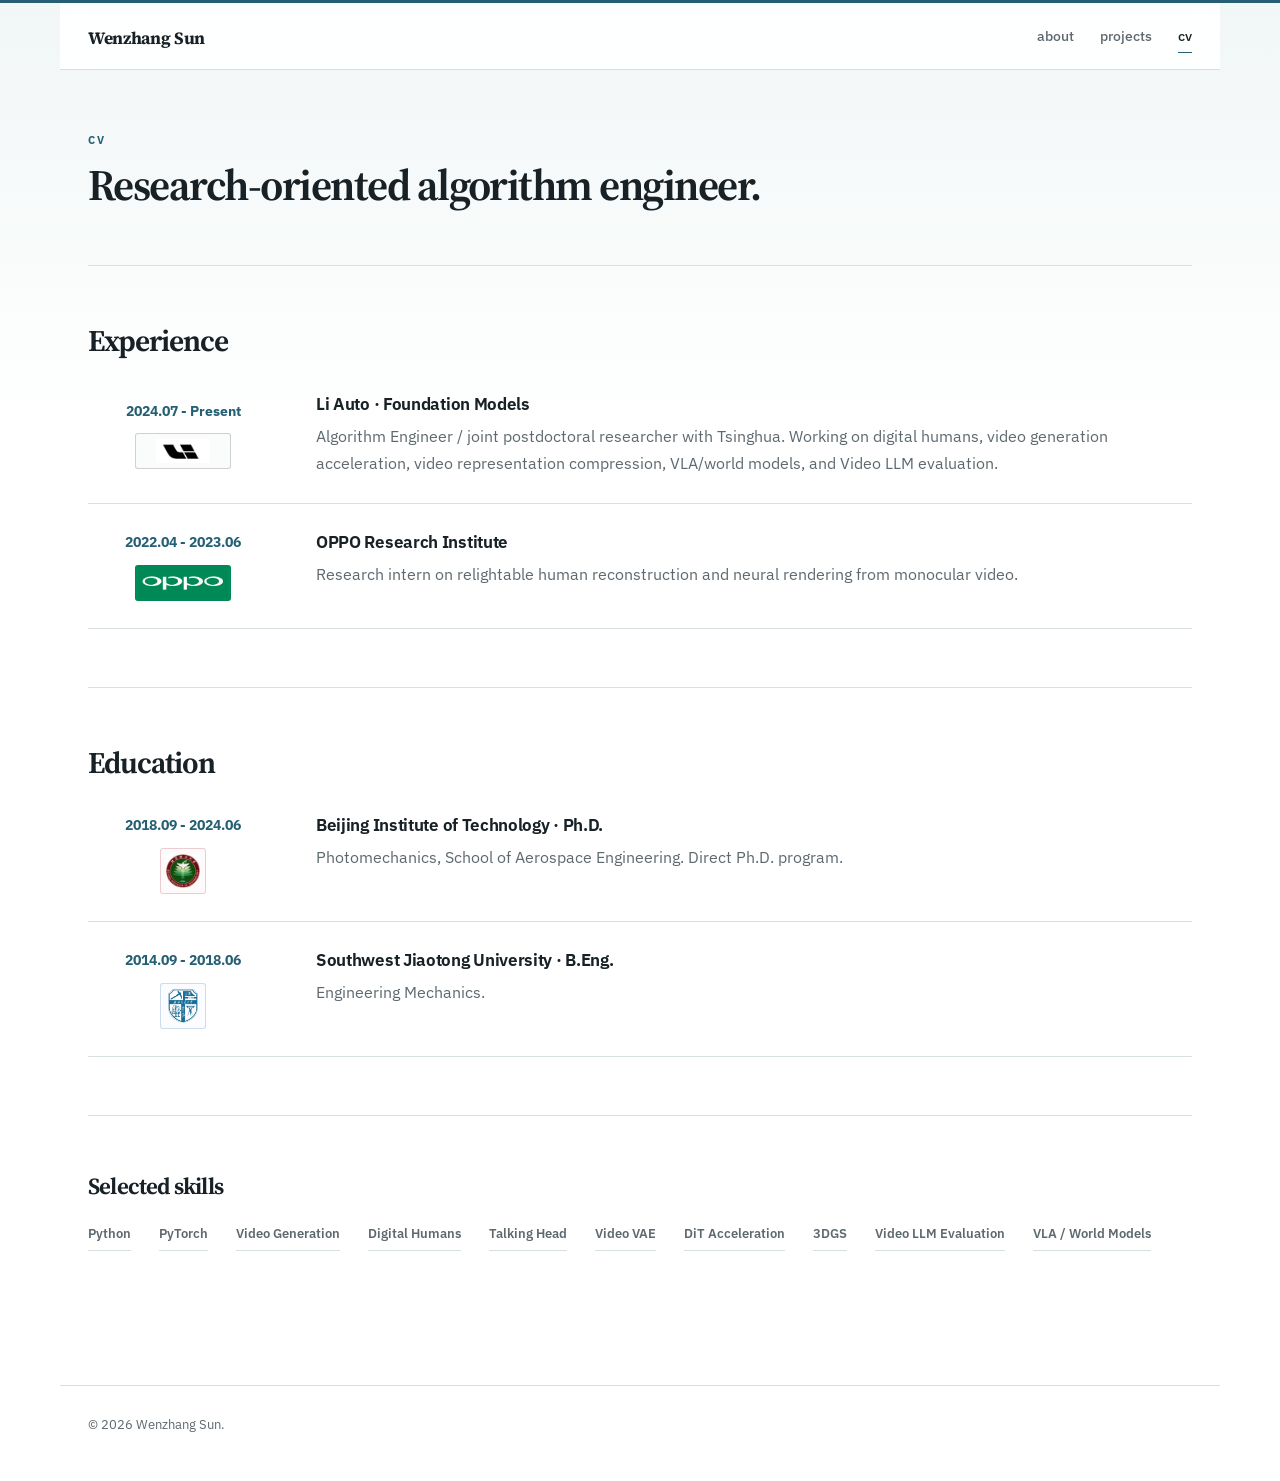
<file: pages/cv.html>
<!doctype html>
<html lang="en">
  <head>
    <meta charset="utf-8" />
    <meta name="viewport" content="width=device-width, initial-scale=1" />
    <title>CV | Wenzhang Sun</title>
    <link rel="preconnect" href="https://fonts.googleapis.com" />
    <link rel="preconnect" href="https://fonts.gstatic.com" crossorigin />
    <link href="https://fonts.googleapis.com/css2?family=IBM+Plex+Sans:ital,wght@0,400;0,500;0,600;0,700;1,400&family=Noto+Serif+SC:wght@600;700&family=Source+Serif+4:opsz,wght@8..60,600;8..60,700&display=swap" rel="stylesheet" />
    <link rel="stylesheet" href="../assets/css/main.css?v=20261117-home-publications" />
  </head>
  <body>
    <header class="site-header">
      <a class="brand" href="../index.html">Wenzhang Sun</a>
      <nav>
        <a href="../index.html">about</a>
        <a href="../projects/index.html">projects</a>
        <a class="active" href="./cv.html">cv</a>
      </nav>
    </header>
    <main class="page">
      <section class="page-hero">
        <p class="kicker">cv</p>
        <h1>Research-oriented algorithm engineer.</h1>
      </section>

      <section class="cv-section">
        <h2>Experience</h2>
        <div class="cv-item"><div class="cv-meta"><time>2024.07 - Present</time><span class="cv-logo cv-logo-wordmark cv-logo-li"><img src="../assets/img/logos/li-auto-logo.png" width="96" height="36" alt="Li Auto logo" /></span></div><div><h3>Li Auto · Foundation Models</h3><p>Algorithm Engineer / joint postdoctoral researcher with Tsinghua. Working on digital humans, video generation acceleration, video representation compression, VLA/world models, and Video LLM evaluation.</p></div></div>
        <div class="cv-item"><div class="cv-meta"><time>2022.04 - 2023.06</time><span class="cv-logo cv-logo-wordmark cv-logo-oppo"><img src="../assets/img/logos/oppo-logo.png" width="96" height="36" alt="OPPO logo" /></span></div><div><h3>OPPO Research Institute</h3><p>Research intern on relightable human reconstruction and neural rendering from monocular video.</p></div></div>
      </section>

      <section class="cv-section">
        <h2>Education</h2>
        <div class="cv-item"><div class="cv-meta"><time>2018.09 - 2024.06</time><span class="cv-logo cv-logo-image cv-logo-bit"><img src="../assets/img/logos/bit-logo.png" width="46" height="46" alt="Beijing Institute of Technology logo" /></span></div><div><h3>Beijing Institute of Technology · Ph.D.</h3><p>Photomechanics, School of Aerospace Engineering. Direct Ph.D. program.</p></div></div>
        <div class="cv-item"><div class="cv-meta"><time>2014.09 - 2018.06</time><span class="cv-logo cv-logo-image cv-logo-swjtu"><img src="../assets/img/logos/swjtu-logo.png" width="46" height="46" alt="Southwest Jiaotong University logo" /></span></div><div><h3>Southwest Jiaotong University · B.Eng.</h3><p>Engineering Mechanics.</p></div></div>
      </section>

      <section class="cv-section skills-section">
        <h2>Selected skills</h2>
        <div class="skill-cloud">
          <span>Python</span><span>PyTorch</span><span>Video Generation</span><span>Digital Humans</span><span>Talking Head</span><span>Video VAE</span><span>DiT Acceleration</span><span>3DGS</span><span>Video LLM Evaluation</span><span>VLA / World Models</span>
        </div>
      </section>
    </main>
    <footer><p>© 2026 Wenzhang Sun.</p></footer>
  </body>
</html>
</file>
<file: assets/css/main.css>
:root {
  --bg: #f6f8f7;
  --surface: #ffffff;
  --surface-soft: #f0f4f4;
  --text: #172126;
  --muted: #5d696f;
  --line: #d8dfe0;
  --line-strong: #aebabc;
  --accent: #245f73;
  --accent-dark: #194757;
  --accent-soft: #e9f0f2;
}

* {
  box-sizing: border-box;
}

html {
  scroll-behavior: smooth;
}

body {
  min-width: 320px;
  margin: 0;
  background: linear-gradient(180deg, #f1f6f6 0, #ffffff 430px, #ffffff 100%);
  color: var(--text);
  font-family: "IBM Plex Sans", sans-serif;
  font-size: 16px;
  line-height: 1.65;
}

body::before {
  position: fixed;
  z-index: 30;
  top: 0;
  right: 0;
  left: 0;
  height: 3px;
  background: var(--accent);
  content: "";
}

a {
  color: var(--accent);
  text-decoration-color: rgb(36 95 115 / 0.35);
  text-decoration-thickness: 1px;
  text-underline-offset: 3px;
}

a:hover {
  color: var(--accent-dark);
  text-decoration-color: currentColor;
}

a:focus-visible,
.news-panel:focus-visible {
  outline: 2px solid var(--accent);
  outline-offset: 5px;
}

.site-header {
  position: sticky;
  z-index: 20;
  top: 3px;
  display: flex;
  align-items: center;
  justify-content: space-between;
  max-width: 1160px;
  margin: 0 auto;
  padding: 20px 28px 16px;
  border-bottom: 1px solid var(--line);
  background: rgb(255 255 255 / 0.9);
  backdrop-filter: blur(12px);
}

.brand {
  color: var(--text);
  font-family: "Source Serif 4", "Noto Serif SC", serif;
  font-size: 1.08rem;
  font-weight: 700;
  letter-spacing: -0.02em;
  text-decoration: none;
}

nav {
  display: flex;
  align-items: center;
  gap: 26px;
}

nav a {
  position: relative;
  padding: 2px 0 5px;
  color: var(--muted);
  font-size: 0.88rem;
  font-weight: 500;
  text-decoration: none;
}

nav a::after {
  position: absolute;
  right: 0;
  bottom: 0;
  left: 0;
  height: 1px;
  background: transparent;
  content: "";
}

nav a.active,
nav a:hover {
  color: var(--text);
}

nav a.active::after,
nav a:hover::after {
  background: var(--accent);
}

main {
  max-width: 1160px;
  margin: 0 auto;
  padding: 0 28px 76px;
}

.hero {
  display: grid;
  grid-template-columns: 250px minmax(0, 1fr);
  gap: 68px;
  align-items: center;
  padding: 72px 0 78px;
}

.portrait-card {
  width: 100%;
  max-width: 250px;
  text-align: left;
}

.portrait-image {
  display: block;
  width: 226px;
  max-width: 100%;
  aspect-ratio: 1 / 1;
  object-fit: cover;
  border: 1px solid var(--line-strong);
  border-radius: 3px;
  background: var(--surface-soft);
  box-shadow: 10px 10px 0 var(--accent-soft);
}

.role {
  max-width: 220px;
  margin: 22px 0 13px;
  color: var(--muted);
  font-size: 0.9rem;
  font-weight: 500;
  line-height: 1.45;
}

.profile-links {
  display: flex;
  margin-top: 24px;
  flex-wrap: wrap;
  justify-content: flex-start;
  gap: 8px 18px;
  font-size: 0.86rem;
  font-weight: 600;
}

.profile-links a {
  text-decoration: underline;
  text-decoration-color: rgb(36 95 115 / 0.3);
}

.hero-copy {
  max-width: 770px;
  padding-left: 42px;
  border-left: 1px solid var(--line);
}

.kicker {
  margin: 0 0 11px;
  color: var(--accent);
  font-size: 0.7rem;
  font-weight: 700;
  letter-spacing: 0.15em;
  text-transform: uppercase;
}

h1,
h2 {
  margin: 0;
  color: var(--text);
  font-family: "Source Serif 4", "Noto Serif SC", serif;
  font-weight: 650;
  letter-spacing: -0.035em;
  line-height: 1.12;
}

h3 {
  margin: 0;
  color: var(--text);
  font-weight: 650;
  letter-spacing: -0.018em;
  line-height: 1.3;
}

h1 {
  font-size: clamp(2.45rem, 4.5vw, 3.55rem);
}

h1 span {
  display: block;
  margin-top: 9px;
  color: var(--accent);
  font-family: "Noto Serif SC", serif;
  font-size: 0.38em;
  font-weight: 600;
  letter-spacing: 0.03em;
}

h2 {
  font-size: clamp(1.55rem, 2.35vw, 2rem);
}

h3 {
  font-size: 1.06rem;
}

.lead {
  max-width: 720px;
  margin: 25px 0 0;
  color: #354249;
  font-family: "Source Serif 4", "Noto Serif SC", serif;
  font-size: 1.12rem;
  line-height: 1.68;
}

.hero-copy > p:not(.lead) {
  max-width: 720px;
  color: var(--muted);
}

.hero-actions {
  display: flex;
  flex-wrap: wrap;
  gap: 10px;
  margin-top: 28px;
}

.button {
  display: inline-flex;
  align-items: center;
  min-height: 42px;
  padding: 0 15px;
  border: 1px solid var(--line-strong);
  border-radius: 3px;
  background: rgb(255 255 255 / 0.5);
  color: var(--text);
  font-size: 0.88rem;
  font-weight: 600;
  text-decoration: none;
  transition: border-color 160ms ease, background 160ms ease, color 160ms ease;
}

.button:hover {
  border-color: var(--accent);
  color: var(--accent-dark);
  text-decoration: none;
}

.button.primary {
  border-color: var(--accent);
  background: var(--accent);
  color: white;
}

.button.primary:hover {
  border-color: var(--accent-dark);
  background: var(--accent-dark);
  color: white;
}

.section,
.cv-section {
  padding: 58px 0;
  border-top: 1px solid var(--line);
}

.section-title {
  margin-bottom: 30px;
}

.publications-section {
  scroll-margin-top: 110px;
}

.publications-section .section-title > p:not(.kicker) {
  margin: 14px 0 0;
  color: var(--muted);
  font-size: 0.92rem;
}

.publication-year + .publication-year {
  margin-top: 40px;
}

.publication-year > h3 {
  color: var(--accent-dark);
  font-family: "Source Serif 4", "Noto Serif SC", serif;
  font-size: 1.35rem;
}

.direction-grid,
.project-grid {
  display: grid;
  grid-template-columns: repeat(3, minmax(0, 1fr));
  gap: 26px;
}

.direction-grid article {
  min-width: 0;
  padding-top: 17px;
  border-top: 2px solid var(--text);
}

.direction-image {
  display: block;
  width: 100%;
  margin-bottom: 20px;
  aspect-ratio: 16 / 9;
  object-fit: cover;
  border: 1px solid var(--line);
  border-radius: 2px;
  background: var(--surface-soft);
  filter: saturate(0.82) contrast(0.98);
}

.direction-grid h3 {
  margin-bottom: 10px;
}

.direction-grid p {
  margin: 0;
  color: var(--muted);
  font-size: 0.94rem;
  line-height: 1.62;
}

.direction-grid span,
.project span,
.venue {
  display: inline-block;
  width: fit-content;
  margin-bottom: 11px;
  padding: 0;
  color: var(--accent);
  font-size: 0.67rem;
  font-weight: 700;
  letter-spacing: 0.12em;
  line-height: 1.45;
  text-transform: uppercase;
}

.two-col {
  display: grid;
  grid-template-columns: minmax(0, 1.12fr) minmax(0, 0.88fr);
  gap: 64px;
}

.home-news {
  min-width: 0;
}

.news-panel {
  height: 258px;
  overflow-y: auto;
  border-top: 1px solid var(--line-strong);
  border-bottom: 1px solid var(--line-strong);
  background: transparent;
  scrollbar-color: var(--line-strong) transparent;
  scrollbar-width: thin;
}

.news-panel::-webkit-scrollbar {
  width: 6px;
}

.news-panel::-webkit-scrollbar-thumb {
  background: var(--line-strong);
}

.news-list {
  margin: 0;
  padding: 0 12px 0 0;
  list-style: none;
}

.news-list li {
  display: grid;
  grid-template-columns: 78px minmax(0, 1fr);
  gap: 14px;
  padding: 14px 0;
  border-bottom: 1px solid var(--line);
}

.news-list li:last-child {
  border-bottom: 0;
}

.news-list time {
  color: var(--accent);
  font-size: 0.79rem;
  font-weight: 700;
  white-space: nowrap;
}

.news-list span {
  color: #354249;
  font-size: 0.92rem;
  line-height: 1.55;
}

.highlight-card {
  padding: 24px 24px 24px 28px;
  border-left: 3px solid var(--accent);
  background: linear-gradient(90deg, var(--accent-soft), rgb(233 240 242 / 0.15));
}

.highlight-card h3 {
  margin-bottom: 12px;
}

.highlight-card p {
  margin: 0;
  color: var(--muted);
}

.service-section {
  display: grid;
  grid-template-columns: minmax(190px, 0.32fr) minmax(0, 1fr);
  gap: 48px;
  align-items: start;
}

.service-section .section-title {
  margin-bottom: 0;
}

.service-section h2 {
  font-size: 1.4rem;
}

.service-section .kicker {
  margin-bottom: 6px;
  font-size: 0.62rem;
}

.service-card {
  display: grid;
  grid-template-columns: repeat(2, minmax(0, 1fr));
  border-top: 1px solid var(--line-strong);
  border-bottom: 1px solid var(--line-strong);
}

.service-item {
  padding: 14px 18px;
}

.service-item + .service-item {
  border-left: 1px solid var(--line);
}

.review-label {
  margin-bottom: 8px;
  color: var(--muted);
  font-size: 0.65rem;
  font-weight: 600;
  letter-spacing: 0.07em;
  text-transform: uppercase;
}

.review-venues {
  display: flex;
  flex-wrap: wrap;
  gap: 4px 8px;
  margin: 0;
  padding: 0;
  list-style: none;
}

.review-venues li {
  color: var(--accent-dark);
  font-size: 0.82rem;
  font-weight: 600;
  line-height: 1.5;
}

.review-venues li:not(:last-child)::after {
  content: "·";
  margin-left: 8px;
  color: var(--muted);
}

.review-journal {
  margin: 0;
  font-size: 0.84rem;
  line-height: 1.55;
}

.review-journal span {
  color: var(--muted);
  white-space: nowrap;
}

.project-grid {
  margin-top: 24px;
}

.project {
  display: flex;
  min-width: 0;
  overflow: hidden;
  flex-direction: column;
  border: 1px solid var(--line);
  border-radius: 3px;
  background: var(--surface);
  transition: border-color 160ms ease, transform 160ms ease;
}

.project:hover {
  border-color: var(--line-strong);
  transform: translateY(-2px);
}

.project-image {
  display: block;
  width: 100%;
  aspect-ratio: 16 / 9;
  object-fit: contain;
  padding: 12px;
  border-bottom: 1px solid var(--line);
  background: var(--surface-soft);
  cursor: zoom-in;
  filter: saturate(0.9);
  transition: opacity 160ms ease;
}

.project-image:hover {
  opacity: 0.9;
}

.project-image:focus-visible {
  outline: 2px solid var(--accent);
  outline-offset: -5px;
}

.project-copy {
  display: flex;
  flex: 1;
  flex-direction: column;
  padding: 20px 20px 22px;
}

.project-copy h3 {
  margin-bottom: 10px;
}

.project-copy p {
  margin: 0 0 18px;
  color: var(--muted);
  font-size: 0.94rem;
}

.project-copy a {
  width: fit-content;
  margin-top: auto;
  font-size: 0.88rem;
  font-weight: 600;
  text-decoration: underline;
  text-decoration-color: rgb(36 95 115 / 0.3);
}

.lightbox-open {
  overflow: hidden;
}

.image-lightbox {
  position: fixed;
  z-index: 100;
  inset: 0;
  display: grid;
  place-items: center;
  padding: 56px 24px 28px;
  background: rgb(13 22 27 / 0.9);
}

.image-lightbox[hidden] {
  display: none;
}

.lightbox-image {
  width: auto;
  max-width: min(94vw, 1400px);
  max-height: 82vh;
  object-fit: contain;
  border: 1px solid rgb(255 255 255 / 0.2);
  border-radius: 2px;
  background: white;
  box-shadow: 0 24px 80px rgb(0 0 0 / 0.4);
}

.lightbox-close {
  position: fixed;
  top: 20px;
  right: 24px;
  padding: 8px 13px;
  border: 1px solid rgb(255 255 255 / 0.42);
  border-radius: 2px;
  background: transparent;
  color: white;
  cursor: pointer;
  font: inherit;
  font-size: 0.86rem;
  font-weight: 600;
}

.lightbox-caption {
  max-width: 90vw;
  margin: 14px auto 0;
  color: rgb(255 255 255 / 0.78);
  text-align: center;
}

.paper-list {
  display: grid;
  gap: 0;
  margin-top: 22px;
  border-bottom: 1px solid var(--line-strong);
}

.paper-list.compact {
  grid-template-columns: repeat(2, minmax(0, 1fr));
}

.paper {
  display: grid;
  grid-template-columns: 264px minmax(0, 1fr);
  grid-template-areas: "figure copy";
  gap: 28px;
  align-items: center;
  height: 188px;
  padding: 17px 0;
  border-top: 1px solid var(--line);
  overflow: hidden;
}

.paper:first-child {
  border-top-color: var(--line-strong);
}

.paper-copy {
  display: flex;
  grid-area: copy;
  min-width: 0;
  height: 100%;
  flex-direction: column;
}

.paper h3,
.paper h4 {
  display: -webkit-box;
  margin: 0;
  overflow: hidden;
  font-family: "Source Serif 4", "Noto Serif SC", serif;
  font-size: 1.08rem;
  font-weight: 650;
  line-height: 1.34;
  -webkit-box-orient: vertical;
  -webkit-line-clamp: 2;
}

.paper p {
  display: -webkit-box;
  margin: 9px 0 0;
  overflow: hidden;
  color: var(--muted);
  font-size: 0.88rem;
  line-height: 1.46;
  -webkit-box-orient: vertical;
  -webkit-line-clamp: 2;
}

.paper-meta {
  display: flex;
  align-items: flex-end;
  justify-content: space-between;
  gap: 18px;
  margin-top: auto;
  padding-top: 10px;
}

.paper .venue {
  max-width: min(68%, 520px);
  margin: 0;
  font-size: 0.64rem;
  letter-spacing: 0.1em;
  line-height: 1.35;
}

.oral-badge {
  display: inline-flex;
  align-items: center;
  margin-left: 7px;
  padding: 2px 7px;
  border: 1px solid #b9d8c7;
  border-radius: 999px;
  background: #eaf5ee;
  color: #28714f;
  font-size: 0.56rem;
  font-weight: 750;
  letter-spacing: 0.1em;
  line-height: 1.2;
  vertical-align: 1px;
  white-space: nowrap;
}

.paper-links {
  display: flex;
  align-items: center;
  gap: 14px;
  flex: 0 0 auto;
  margin: 0;
  font-size: 0.84rem;
  font-weight: 600;
  white-space: nowrap;
}

.paper-links a + a::before {
  margin-right: 14px;
  color: var(--line-strong);
  content: "·";
  pointer-events: none;
}

.paper-figure {
  grid-area: figure;
  width: 264px;
  height: 149px;
  margin: 0;
  overflow: hidden;
  border: 1px solid var(--line);
  border-radius: 4px;
  background: #f7f9f8;
}

.paper-teaser {
  display: block;
  width: 100%;
  height: 100%;
  padding: 6px;
  object-fit: contain;
  background: #ffffff;
  cursor: zoom-in;
  transition: transform 180ms ease, filter 180ms ease;
}

.paper-teaser:hover,
.paper-teaser:focus-visible {
  filter: saturate(1.04) contrast(1.02);
  transform: scale(1.018);
}

.text-link {
  display: inline-flex;
  margin-top: 18px;
  font-weight: 600;
}

.page {
  padding-top: 0;
}

.page-hero {
  max-width: 840px;
  padding: 64px 0 56px;
}

.page-hero h1 {
  font-size: clamp(2rem, 3.4vw, 2.8rem);
}

.page-hero p:not(.kicker) {
  max-width: 720px;
  margin: 20px 0 0;
  color: var(--muted);
}

.cv-section h2 {
  margin-bottom: 8px;
}

.cv-item {
  display: grid;
  grid-template-columns: 190px minmax(0, 1fr);
  gap: 38px;
  padding: 27px 0;
  border-bottom: 1px solid var(--line);
}

.cv-meta {
  display: flex;
  flex-direction: column;
  align-items: center;
  justify-content: center;
  gap: 11px;
  text-align: center;
}

.cv-item time {
  color: var(--accent);
  font-size: 0.86rem;
  font-weight: 700;
}

.cv-item h3 {
  margin-bottom: 8px;
}

.cv-item p {
  margin: 0;
  color: var(--muted);
}

.cv-logo {
  display: inline-flex;
  align-items: center;
  justify-content: center;
  min-width: 72px;
  min-height: 30px;
  padding: 0 12px;
  overflow: hidden;
  border: 1px solid var(--line);
  border-radius: 3px;
  background: white;
  font-size: 0.72rem;
  font-weight: 700;
  line-height: 1;
}

.cv-logo img {
  display: block;
  width: 100%;
  height: 100%;
  object-fit: contain;
}

.cv-logo-image {
  width: 46px;
  min-width: 46px;
  height: 46px;
  min-height: 46px;
  padding: 5px;
}

.cv-logo-wordmark {
  width: 96px;
  min-width: 96px;
  height: 36px;
  min-height: 36px;
  padding: 5px 10px;
}

.cv-logo-li {
  border-color: rgb(31 37 40 / 0.2);
  background: #fafbfb;
}

.cv-logo-oppo {
  padding: 0;
  border-color: rgb(5 112 69 / 0.24);
  background: #008d5b;
}

.cv-logo-bit {
  border-color: rgb(155 29 48 / 0.2);
  background: #fffafa;
}

.cv-logo-swjtu {
  border-color: rgb(28 93 150 / 0.2);
  background: #fafcff;
}

.skills-section h2 {
  font-size: clamp(1.35rem, 1.8vw, 1.65rem);
}

.skill-cloud {
  display: flex;
  flex-wrap: wrap;
  gap: 0 28px;
  margin-top: 14px;
}

.skill-cloud span {
  padding: 8px 0 6px;
  border-bottom: 1px solid var(--line);
  color: var(--muted);
  font-size: 0.84rem;
  font-weight: 600;
}

footer {
  max-width: 1160px;
  margin: 0 auto;
  padding: 28px 28px 46px;
  border-top: 1px solid var(--line);
  color: var(--muted);
  font-size: 0.8rem;
}

footer p {
  margin: 0;
}

@media (max-width: 900px) {
  .hero {
    grid-template-columns: 210px minmax(0, 1fr);
    gap: 42px;
  }

  .hero-copy {
    padding-left: 30px;
  }

  .direction-grid,
  .project-grid {
    grid-template-columns: repeat(2, minmax(0, 1fr));
  }

  .direction-grid article:last-child {
    grid-column: 1 / -1;
    justify-self: center;
    max-width: calc(50% - 13px);
  }

  .paper {
    grid-template-columns: 238px minmax(0, 1fr);
    gap: 22px;
    height: 190px;
  }

  .paper-figure {
    width: 238px;
    height: 134px;
  }
}

@media (max-width: 720px) {
  .site-header {
    align-items: flex-start;
    flex-direction: column;
    gap: 10px;
    padding: 16px 20px 12px;
  }

  nav {
    width: 100%;
    gap: 20px;
    overflow-x: auto;
  }

  main {
    padding: 0 20px 58px;
  }

  .hero {
    grid-template-columns: 1fr;
    gap: 42px;
    padding: 46px 0 58px;
  }

  .portrait-card {
    display: grid;
    grid-template-columns: 132px minmax(0, 1fr);
    grid-template-rows: auto;
    gap: 10px 22px;
    max-width: 430px;
  }

  .portrait-image {
    grid-row: 1;
    width: 132px;
    box-shadow: 7px 7px 0 var(--accent-soft);
  }

  .role {
    align-self: end;
    margin: 0;
  }

  .profile-links {
    align-self: center;
    margin-top: 0;
  }

  .hero-copy {
    padding-left: 0;
    border-left: 0;
  }

  h1 {
    font-size: clamp(2.3rem, 12vw, 3.1rem);
  }

  .section,
  .cv-section {
    padding: 46px 0;
  }

  .two-col,
  .direction-grid,
  .project-grid,
  .paper-list.compact,
  .service-section,
  .service-card,
  .cv-item {
    grid-template-columns: 1fr;
  }

  .direction-grid article:last-child {
    grid-column: auto;
    justify-self: stretch;
    max-width: none;
  }

  .two-col {
    gap: 50px;
  }

  .service-section {
    gap: 20px;
  }

  .service-item + .service-item {
    border-top: 1px solid var(--line);
    border-left: 0;
  }

  .paper {
    grid-template-columns: 1fr;
    grid-template-areas:
      "figure"
      "copy";
    gap: 16px;
    height: auto;
    padding: 20px 0 22px;
    overflow: visible;
  }

  .paper-copy {
    height: auto;
  }

  .paper h3,
  .paper h4,
  .paper p {
    display: block;
    overflow: visible;
  }

  .paper-meta {
    margin-top: 14px;
    padding-top: 0;
  }

  .paper .venue {
    max-width: 72%;
  }

  .paper-figure {
    width: min(100%, 560px);
    height: auto;
    aspect-ratio: 16 / 9;
  }

  .cv-item {
    gap: 20px;
  }

  .cv-meta {
    align-items: center;
  }

  footer {
    padding: 24px 20px 40px;
  }
}

@media (max-width: 460px) {
  nav {
    gap: 15px;
  }

  nav a {
    font-size: 0.82rem;
  }

  .portrait-card {
    grid-template-columns: 112px minmax(0, 1fr);
    gap: 8px 18px;
  }

  .portrait-image {
    width: 112px;
  }

  .profile-links {
    gap: 6px 12px;
  }

  .news-list li {
    grid-template-columns: 70px minmax(0, 1fr);
    gap: 10px;
  }

  .paper {
    gap: 14px;
  }

  .paper-meta {
    align-items: flex-start;
    flex-direction: column;
    gap: 8px;
  }

  .paper .venue {
    max-width: 100%;
  }
}

@media (prefers-reduced-motion: reduce) {
  *,
  *::before,
  *::after {
    scroll-behavior: auto !important;
    transition-duration: 0.01ms !important;
  }
}
</file>
